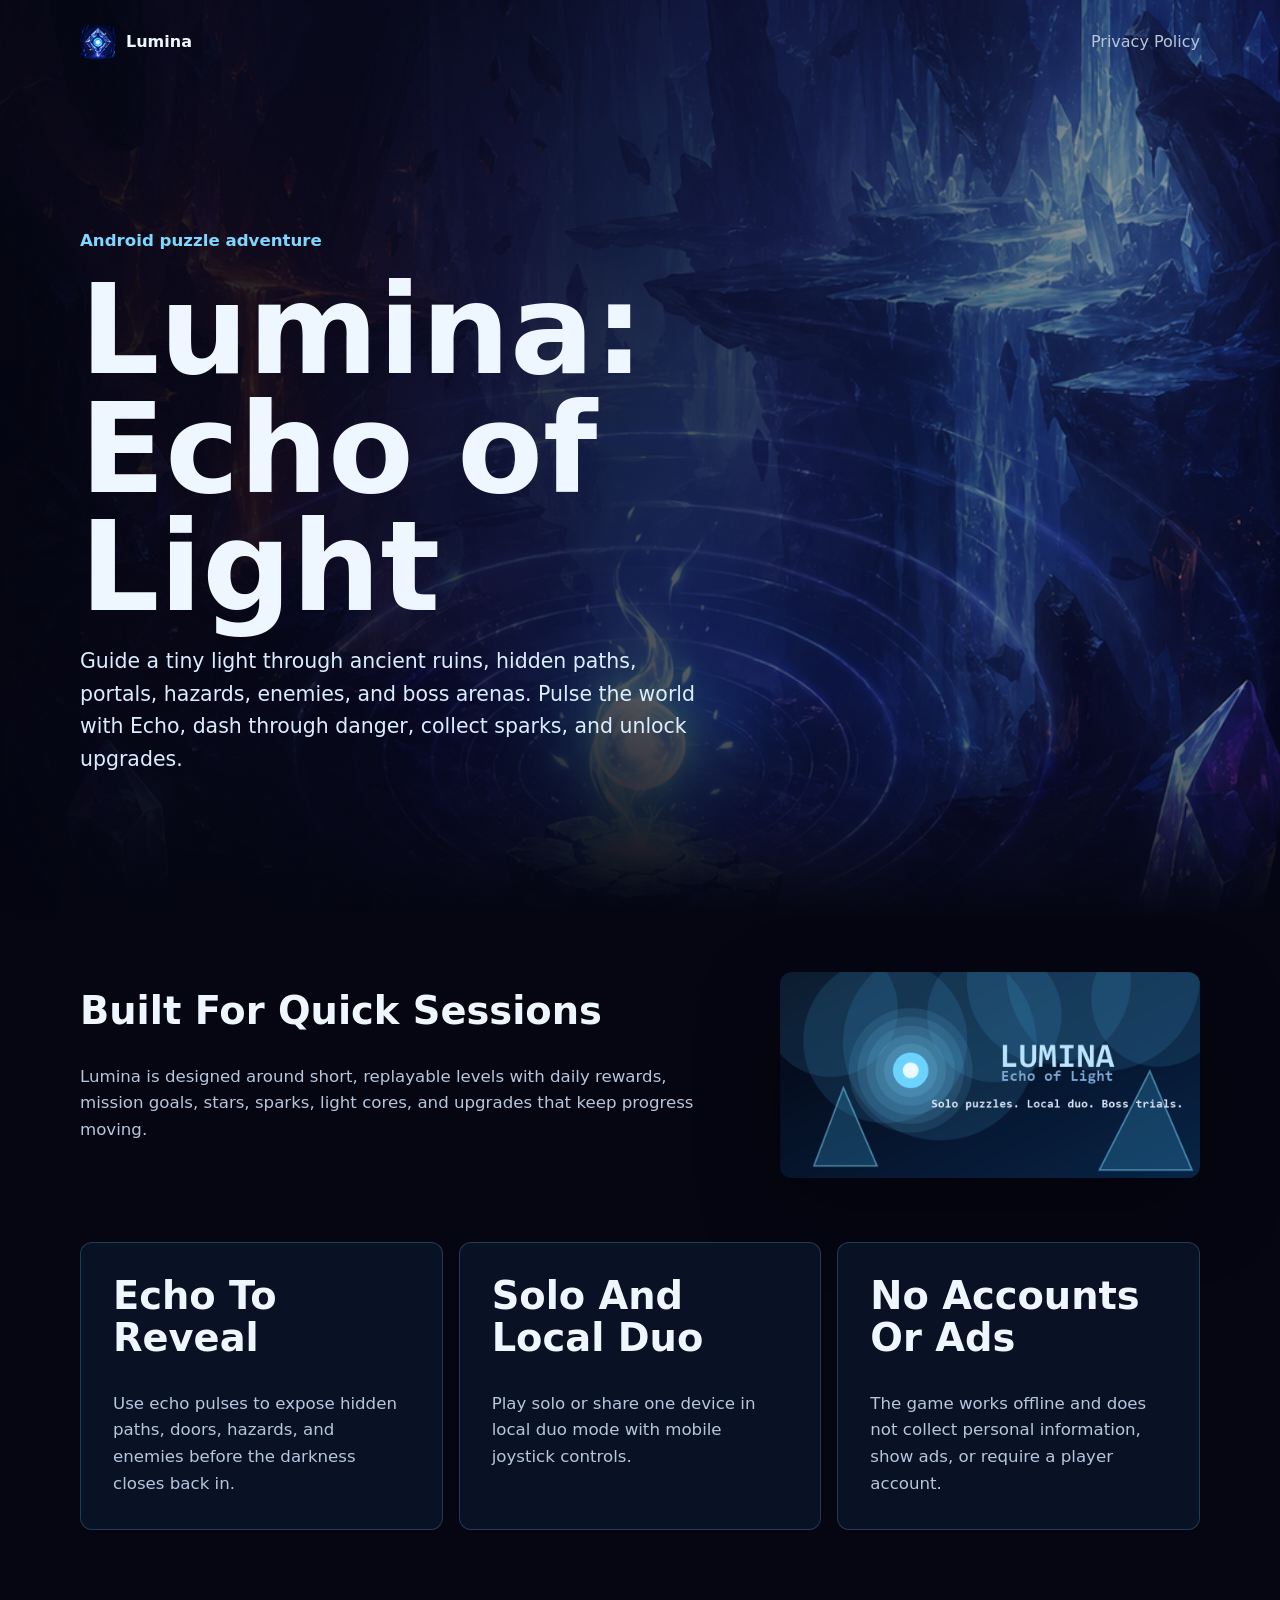
<file: index.html>
<!doctype html>
<html lang="en">
  <head>
    <meta charset="UTF-8" />
    <meta name="viewport" content="width=device-width, initial-scale=1.0" />
    <meta
      name="description"
      content="Lumina: Echo of Light is a glowing puzzle adventure game for Android."
    />
    <meta property="og:title" content="Lumina: Echo of Light" />
    <meta
      property="og:description"
      content="Explore shadowy ruins with echo pulses, dashes, puzzles, portals, bosses, and daily challenges."
    />
    <meta property="og:image" content="./assets/lumina-feature-graphic.png" />
    <title>Lumina: Echo of Light</title>
    <link rel="icon" href="./assets/lumina-app-icon.png" />
    <link rel="stylesheet" href="./styles.css" />
  </head>
  <body>
    <header class="hero">
      <img class="hero__art" src="./assets/lumina-key-art.png" alt="" />
      <nav aria-label="Main navigation">
        <a class="brand" href="./index.html">
          <img src="./assets/lumina-app-icon.png" alt="" />
          <span>Lumina</span>
        </a>
        <a href="./privacy-policy.html">Privacy Policy</a>
      </nav>
      <section class="hero__content">
        <p class="eyebrow">Android puzzle adventure</p>
        <h1>Lumina: Echo of Light</h1>
        <p>
          Guide a tiny light through ancient ruins, hidden paths, portals, hazards, enemies, and boss
          arenas. Pulse the world with Echo, dash through danger, collect sparks, and unlock upgrades.
        </p>
      </section>
    </header>

    <main>
      <section class="feature-band">
        <div>
          <h2>Built For Quick Sessions</h2>
          <p>
            Lumina is designed around short, replayable levels with daily rewards, mission goals, stars,
            sparks, light cores, and upgrades that keep progress moving.
          </p>
        </div>
        <img src="./assets/lumina-feature-graphic.png" alt="Lumina feature artwork" />
      </section>

      <section class="grid">
        <article>
          <h2>Echo To Reveal</h2>
          <p>
            Use echo pulses to expose hidden paths, doors, hazards, and enemies before the darkness
            closes back in.
          </p>
        </article>
        <article>
          <h2>Solo And Local Duo</h2>
          <p>
            Play solo or share one device in local duo mode with mobile joystick controls.
          </p>
        </article>
        <article>
          <h2>No Accounts Or Ads</h2>
          <p>
            The game works offline and does not collect personal information, show ads, or require a
            player account.
          </p>
        </article>
      </section>
    </main>
  </body>
</html>
</file>
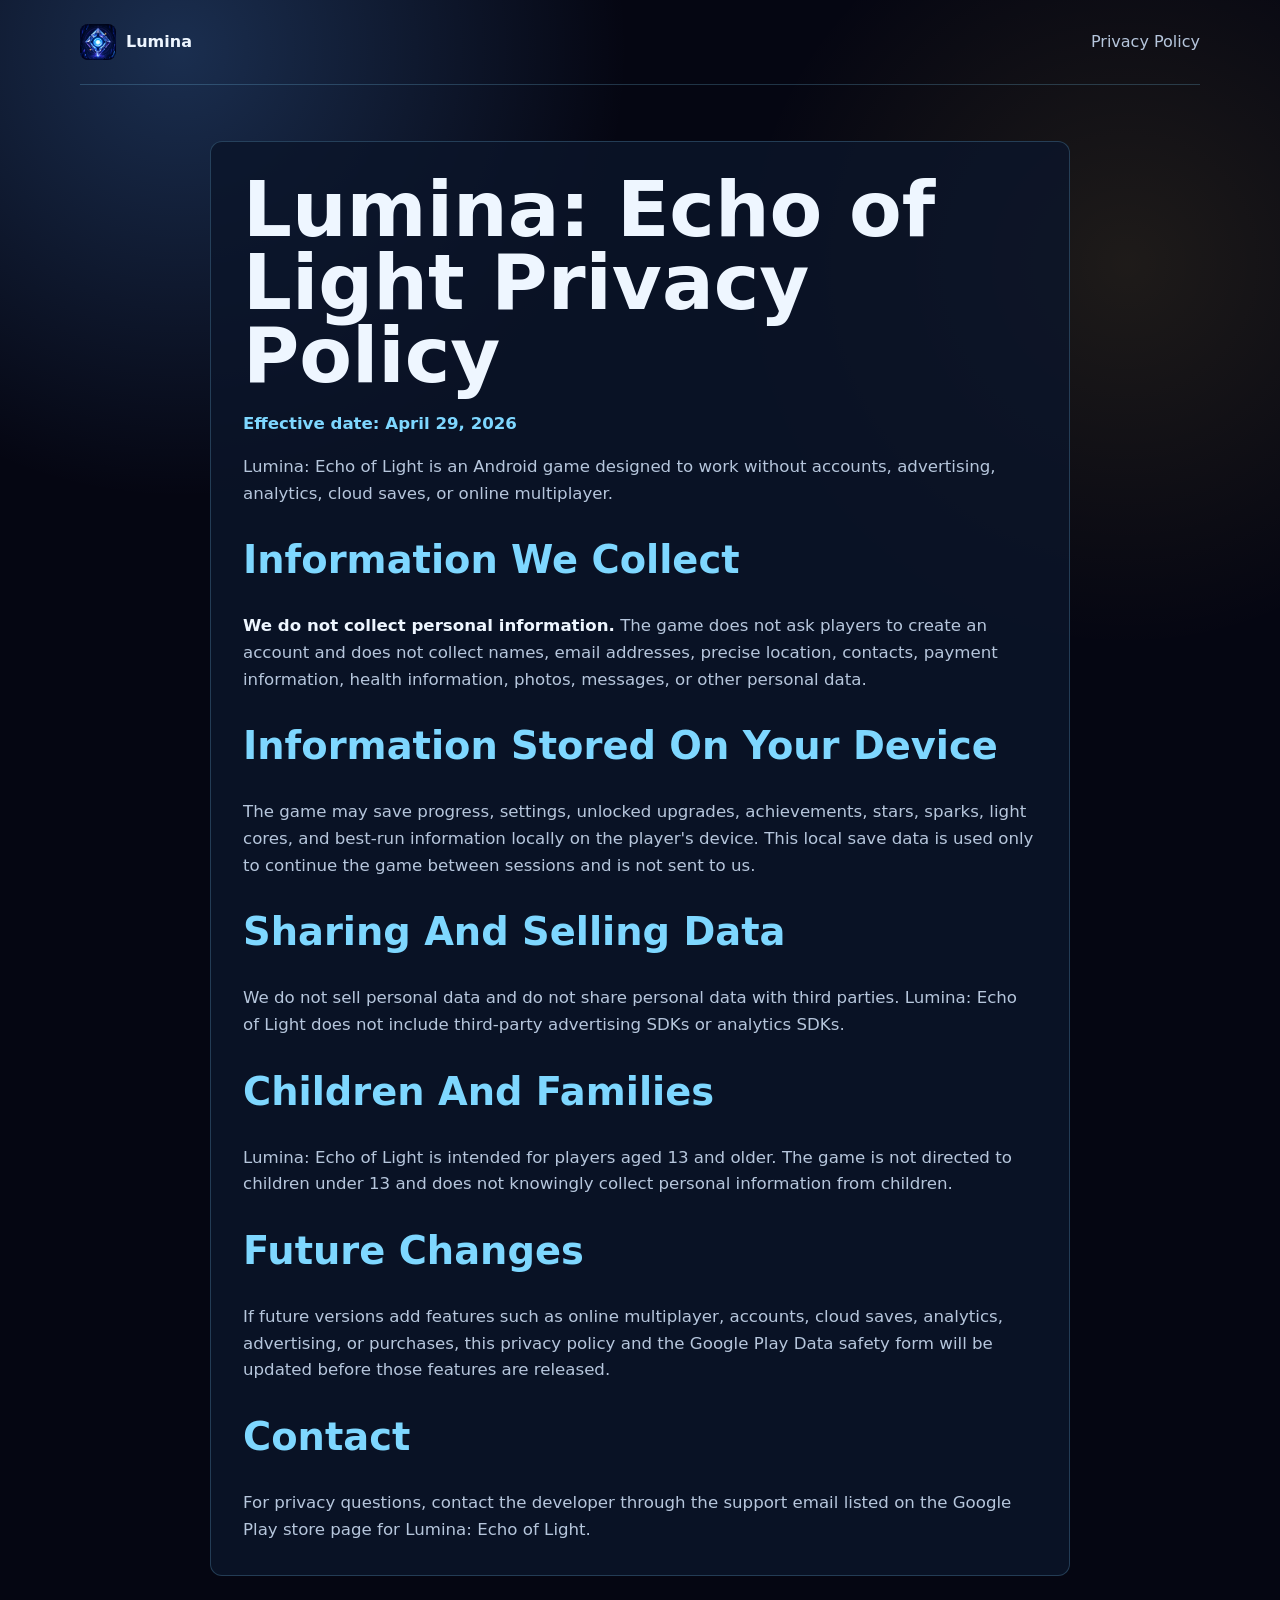
<file: privacy-policy.html>
<!doctype html>
<html lang="en">
  <head>
    <meta charset="UTF-8" />
    <meta name="viewport" content="width=device-width, initial-scale=1.0" />
    <meta
      name="description"
      content="Privacy Policy for Lumina: Echo of Light, an Android game by Praveen Hari."
    />
    <title>Lumina: Echo of Light Privacy Policy</title>
    <link rel="icon" href="./assets/lumina-app-icon.png" />
    <link rel="stylesheet" href="./styles.css" />
  </head>
  <body>
    <nav class="simple-nav" aria-label="Main navigation">
      <a class="brand" href="./index.html">
        <img src="./assets/lumina-app-icon.png" alt="" />
        <span>Lumina</span>
      </a>
      <a href="./privacy-policy.html">Privacy Policy</a>
    </nav>

    <main class="policy">
      <article>
        <h1>Lumina: Echo of Light Privacy Policy</h1>
        <p class="updated">Effective date: April 29, 2026</p>

        <p>
          Lumina: Echo of Light is an Android game designed to work without accounts, advertising,
          analytics, cloud saves, or online multiplayer.
        </p>

        <h2>Information We Collect</h2>
        <p>
          <strong>We do not collect personal information.</strong> The game does not ask players to
          create an account and does not collect names, email addresses, precise location, contacts,
          payment information, health information, photos, messages, or other personal data.
        </p>

        <h2>Information Stored On Your Device</h2>
        <p>
          The game may save progress, settings, unlocked upgrades, achievements, stars, sparks, light
          cores, and best-run information locally on the player's device. This local save data is used
          only to continue the game between sessions and is not sent to us.
        </p>

        <h2>Sharing And Selling Data</h2>
        <p>
          We do not sell personal data and do not share personal data with third parties. Lumina: Echo
          of Light does not include third-party advertising SDKs or analytics SDKs.
        </p>

        <h2>Children And Families</h2>
        <p>
          Lumina: Echo of Light is intended for players aged 13 and older. The game is not directed to
          children under 13 and does not knowingly collect personal information from children.
        </p>

        <h2>Future Changes</h2>
        <p>
          If future versions add features such as online multiplayer, accounts, cloud saves, analytics,
          advertising, or purchases, this privacy policy and the Google Play Data safety form will be
          updated before those features are released.
        </p>

        <h2>Contact</h2>
        <p>
          For privacy questions, contact the developer through the support email listed on the Google
          Play store page for Lumina: Echo of Light.
        </p>
      </article>
    </main>
  </body>
</html>
</file>
<file: styles.css>
:root {
  color-scheme: dark;
  --bg: #050612;
  --panel: rgba(12, 21, 42, 0.82);
  --text: #eef6ff;
  --muted: #b6c6dc;
  --accent: #7ed7ff;
  --accent-2: #ffd45a;
  --line: rgba(126, 215, 255, 0.22);
}

* {
  box-sizing: border-box;
}

body {
  margin: 0;
  min-height: 100vh;
  background:
    radial-gradient(circle at 14% 3%, rgba(87, 161, 255, 0.26), transparent 28rem),
    radial-gradient(circle at 88% 16%, rgba(255, 212, 90, 0.1), transparent 24rem),
    var(--bg);
  color: var(--text);
  font-family:
    Inter, ui-sans-serif, system-ui, -apple-system, BlinkMacSystemFont, "Segoe UI", sans-serif;
  line-height: 1.6;
}

a {
  color: var(--text);
  text-decoration: none;
}

nav {
  position: relative;
  z-index: 2;
  display: flex;
  align-items: center;
  justify-content: space-between;
  gap: 24px;
  width: min(1120px, calc(100% - 32px));
  margin: 0 auto;
  padding: 24px 0;
}

nav > a:not(.brand) {
  color: var(--muted);
}

.brand {
  display: inline-flex;
  align-items: center;
  gap: 10px;
  font-weight: 800;
  letter-spacing: 0;
}

.brand img {
  width: 36px;
  height: 36px;
  border-radius: 8px;
}

.hero {
  position: relative;
  min-height: 92vh;
  overflow: hidden;
}

.hero::after {
  content: "";
  position: absolute;
  inset: 0;
  background:
    linear-gradient(90deg, rgba(5, 6, 18, 0.94) 0%, rgba(5, 6, 18, 0.7) 45%, rgba(5, 6, 18, 0.22) 100%),
    linear-gradient(0deg, var(--bg) 0%, rgba(5, 6, 18, 0) 24%);
}

.hero__art {
  position: absolute;
  inset: 0;
  width: 100%;
  height: 100%;
  object-fit: cover;
  opacity: 0.9;
}

.hero__content {
  position: relative;
  z-index: 1;
  width: min(1120px, calc(100% - 32px));
  margin: 0 auto;
  padding: clamp(92px, 16vh, 170px) 0 120px;
}

.eyebrow,
.updated {
  color: var(--accent);
  font-weight: 700;
}

h1,
h2,
p {
  margin-top: 0;
}

h1 {
  max-width: 760px;
  margin-bottom: 18px;
  font-size: clamp(3rem, 11vw, 7.8rem);
  line-height: 0.95;
}

h2 {
  font-size: clamp(1.5rem, 4vw, 2.4rem);
  line-height: 1.1;
}

p {
  color: var(--muted);
  font-size: 1.04rem;
}

.hero__content p:last-child {
  max-width: 620px;
  color: #dbeeff;
  font-size: clamp(1.05rem, 2vw, 1.28rem);
}

main {
  width: min(1120px, calc(100% - 32px));
  margin: 0 auto;
  padding: 56px 0 72px;
}

.feature-band {
  display: grid;
  grid-template-columns: minmax(0, 1fr) minmax(260px, 420px);
  align-items: center;
  gap: clamp(28px, 6vw, 72px);
  padding: 0 0 64px;
}

.feature-band img {
  width: 100%;
  border-radius: 12px;
  box-shadow: 0 28px 80px rgba(0, 0, 0, 0.38);
}

.grid {
  display: grid;
  grid-template-columns: repeat(3, minmax(0, 1fr));
  gap: 16px;
}

.grid article,
.policy article {
  border: 1px solid var(--line);
  background: var(--panel);
  border-radius: 12px;
  padding: clamp(20px, 3vw, 32px);
}

.grid p:last-child,
.policy p:last-child {
  margin-bottom: 0;
}

.simple-nav {
  border-bottom: 1px solid var(--line);
}

.policy {
  width: min(860px, calc(100% - 32px));
}

.policy h1 {
  font-size: clamp(2.2rem, 7vw, 4.8rem);
}

.policy h2 {
  margin-top: 32px;
  color: var(--accent);
}

strong {
  color: var(--text);
}

@media (max-width: 760px) {
  .hero {
    min-height: 88vh;
  }

  .hero::after {
    background:
      linear-gradient(0deg, rgba(5, 6, 18, 0.96) 0%, rgba(5, 6, 18, 0.76) 58%, rgba(5, 6, 18, 0.34) 100%),
      linear-gradient(0deg, var(--bg) 0%, rgba(5, 6, 18, 0) 28%);
  }

  .hero__content {
    padding-top: 52vh;
  }

  .feature-band,
  .grid {
    grid-template-columns: 1fr;
  }
}
</file>
